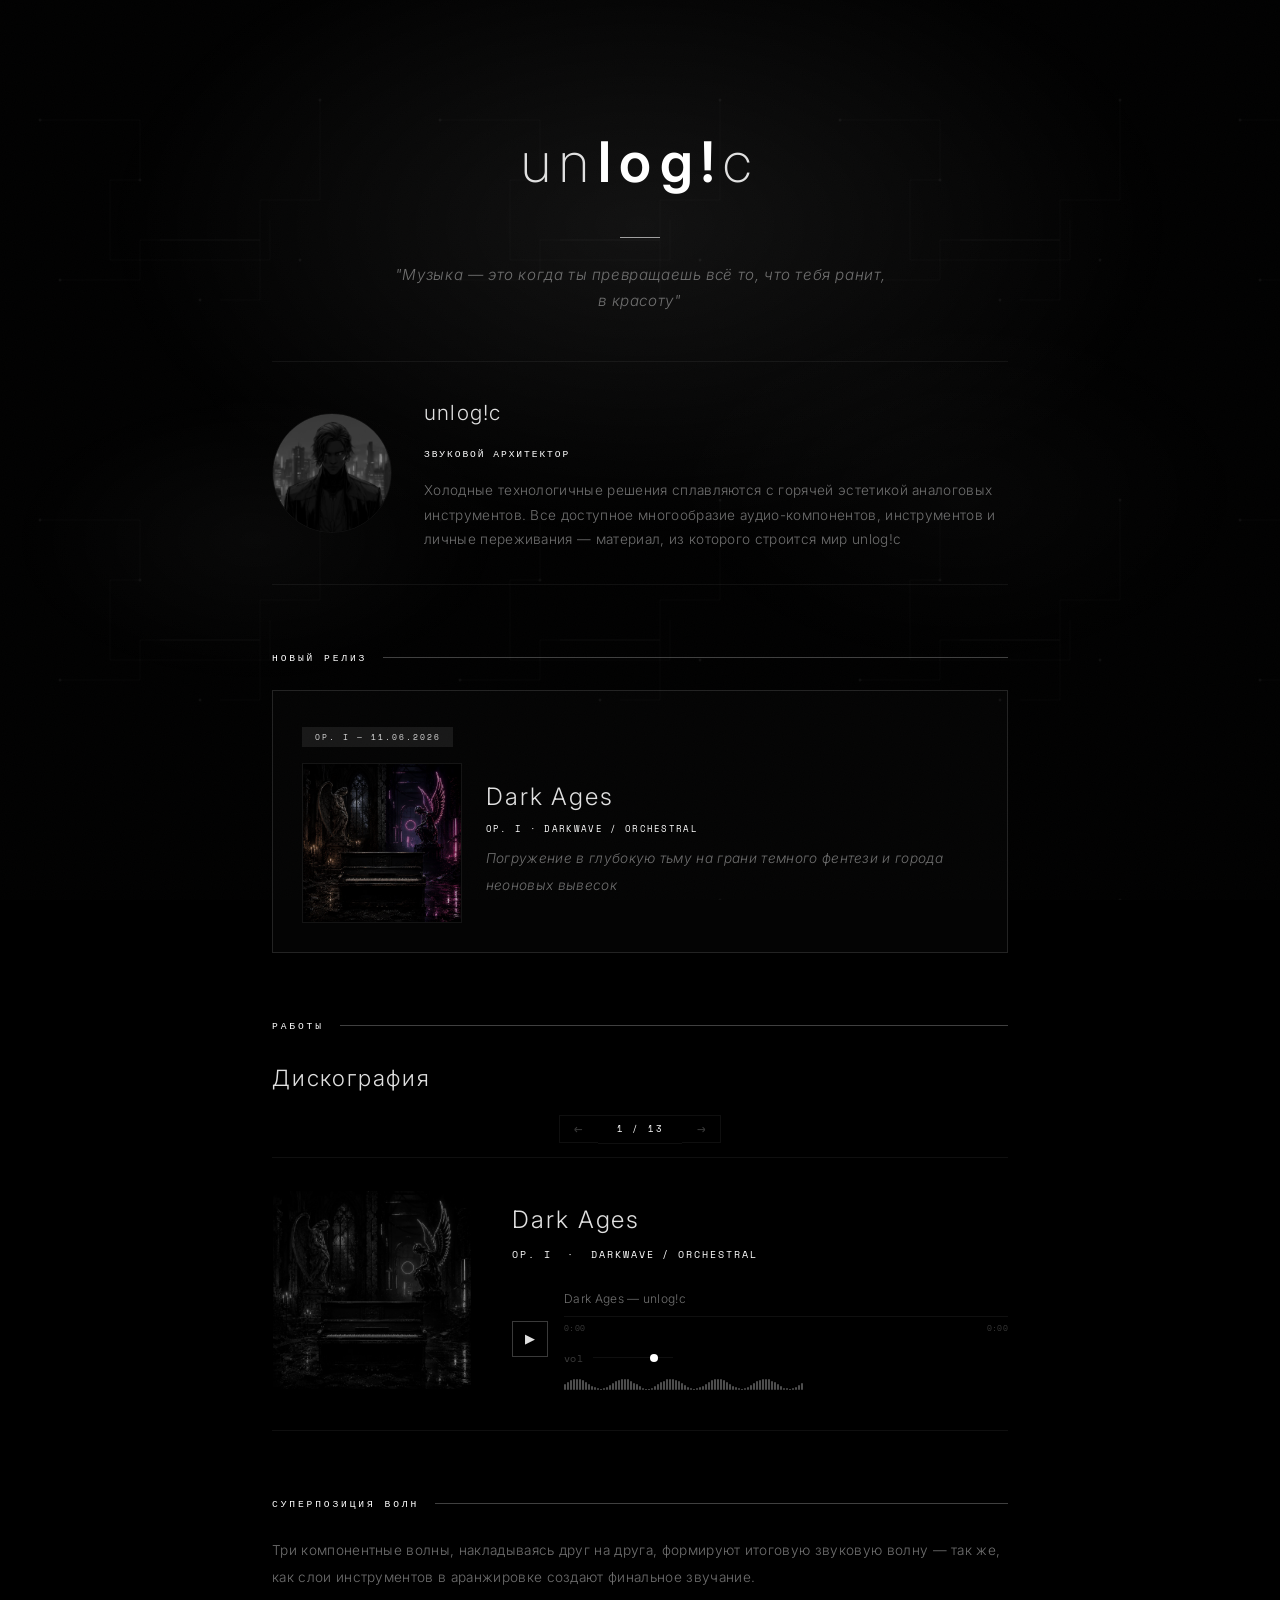
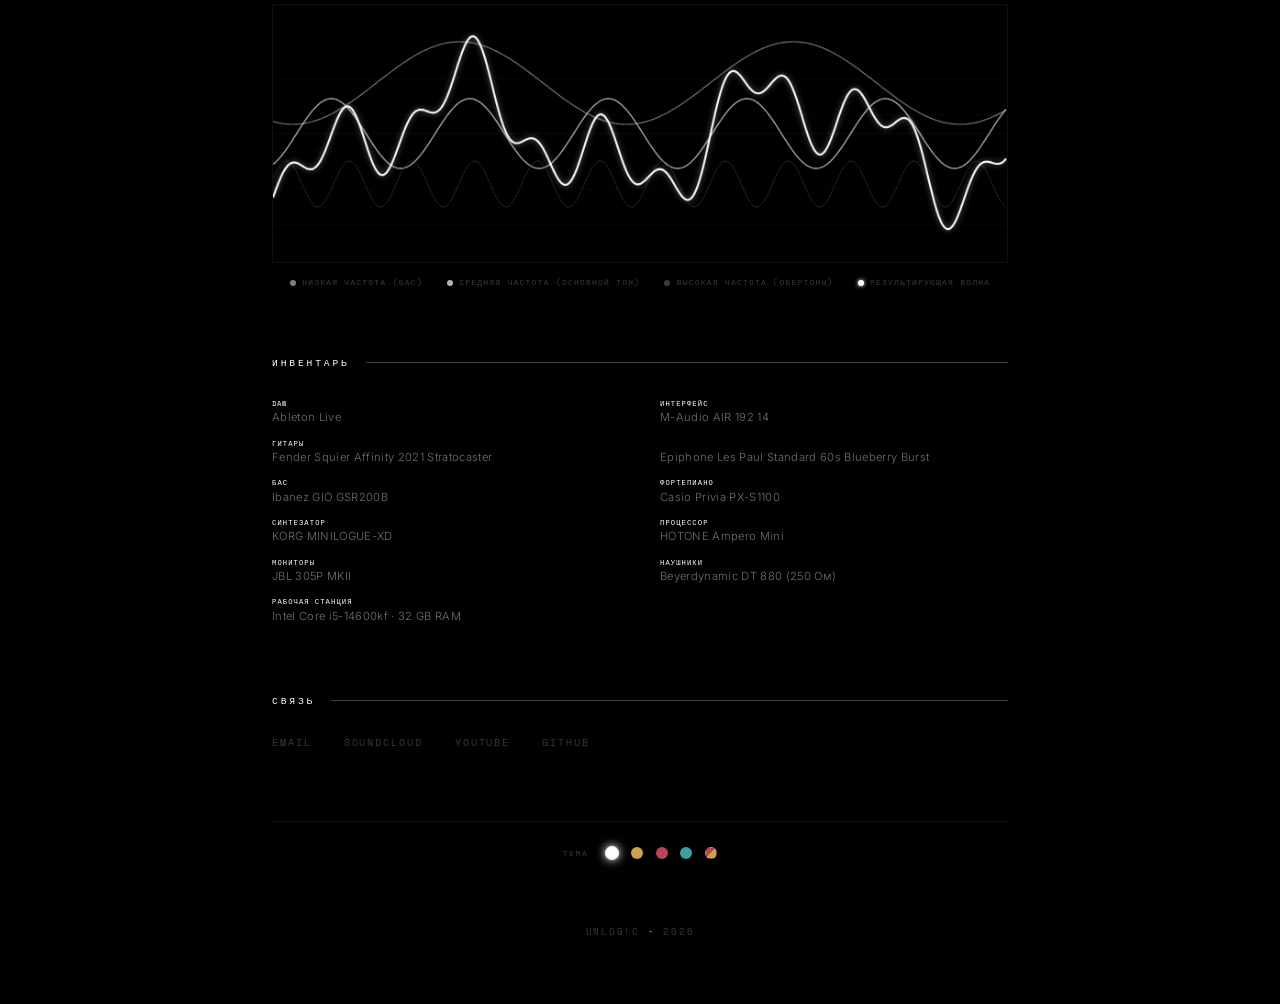
<file: index.html>
<!DOCTYPE html>
<html lang="ru">
<head>
<meta charset="UTF-8">
<meta name="viewport" content="width=device-width, initial-scale=1.0">
<title>unlog!c</title>
<link rel="icon" type="image/x-icon" href="favicon.png">
<link rel="preconnect" href="https://fonts.googleapis.com">
<link rel="preconnect" href="https://fonts.gstatic.com" crossorigin>
<link rel="stylesheet" href="https://fonts.googleapis.com/css2?family=Inter:wght@200;300;400;500;600&family=Space+Mono:wght@400;700&display=swap">
<link rel="stylesheet" href="css/style.css">
</head>
<body>
  <div class="circuit-trace"></div>
  <div class="container">

    <!-- HERO -->
    <header class="hero">
      <h1>un<span>log!</span>c</h1>
      <div class="hero-divider"></div>
      <p class="hero-quote">
        "Музыка — это когда ты превращаешь всё то, что тебя ранит, в красоту"
      </p>
    </header>

    <!-- PROFILE -->
    <section class="profile-section">
      <div class="profile-img-container">
        <img src="images/Profile.webp" alt="unlog!c" class="profile-img" loading="lazy">
      </div>
      <div class="profile-text">
        <h3>unlog!c</h3>
        <span class="profile-role">звуковой архитектор</span>
        <p>
          Холодные технологичные решения сплавляются с горячей эстетикой аналоговых инструментов. Все доступное многообразие аудио-компонентов, инструментов и личные переживания — материал, из которого строится мир unlog!c
        </p>
      </div>
    </section>

    <!-- NEW RELEASE -->
    <section class="section">
      <div class="section-label">новый релиз</div>
      <div class="new-release">
        <span class="new-release-badge">op. i — 11.06.2026</span>
        <div class="new-release-inner">
          <img src="images/Dark Ages Cover.webp" alt="Dark Ages Cover" class="new-release-cover" loading="lazy">
          <div class="new-release-info">
            <h3>Dark Ages</h3>
            <span class="new-release-meta">op. i · darkwave / orchestral</span>
            <p class="new-release-desc">Погружение в глубокую тьму на грани темного фентези и города неоновых вывесок</p>
          </div>
        </div>
      </div>
    </section>

    <!-- WORKS CAROUSEL -->
    <section class="section">
      <div class="section-label">работы</div>
      <h2>Дискография</h2>

      <div class="carousel-nav">
        <button class="carousel-arrow carousel-arrow-left" id="carouselPrev" aria-label="Предыдущий трек">←</button>
        <span class="carousel-indicator" id="carouselIndicator">1 / 13</span>
        <button class="carousel-arrow carousel-arrow-right" id="carouselNext" aria-label="Следующий трек">→</button>
      </div>

      <div class="work-card" id="workCard">
        <div class="work-cover-container">
          <img src="images/Dark Ages Cover.webp" alt="Cover" class="work-cover" id="workCover" loading="lazy">
        </div>
        <div class="work-info">
          <h3 id="workTitle">Dark Ages</h3>
          <div class="work-meta" id="workMeta">op. I &nbsp;·&nbsp; darkwave / orchestral</div>

          <div class="minimal-player">
            <button class="play-btn-mini" id="playBtn" onclick="togglePlay()" aria-label="Play/Pause">▶</button>
            <div class="player-info">
              <div class="player-track-name" id="trackName">Dark Ages — unlog!c</div>
              <div class="mini-progress" id="miniProgress">
                <div class="mini-progress-fill" id="miniProgressFill"></div>
              </div>
              <div class="player-times">
                <span class="time-cur" id="timeCur">0:00</span>
                <span class="time-dur" id="timeDur">0:00</span>
              </div>
              <div class="volume-row">
                <span class="volume-icon">vol</span>
                <input type="range" class="volume-slider" id="volumeSlider" min="0" max="100" value="80" oninput="setVolume(this.value)">
              </div>
              <div class="mini-waveform" id="miniWaveform"></div>
            </div>
          </div>
        </div>
      </div>
    </section>

    <!-- WAVE SUPERPOSITION VIZ -->
    <section class="section">
      <div class="section-label">суперпозиция волн</div>
      <p>
        Три компонентные волны, накладываясь друг на друга, формируют итоговую звуковую волну —
        так же, как слои инструментов в аранжировке создают финальное звучание.
      </p>
      <div class="wave-viz-container">
        <canvas id="waveCanvas" width="800" height="280"></canvas>
      </div>
      <div class="wave-legend">
        <div class="wave-legend-item">
          <span class="wave-legend-dot" style="background:var(--accent-secondary);opacity:0.5;"></span>
          низкая частота (бас)
        </div>
        <div class="wave-legend-item">
          <span class="wave-legend-dot" style="background:var(--accent);opacity:0.7;"></span>
          средняя частота (основной тон)
        </div>
        <div class="wave-legend-item">
          <span class="wave-legend-dot" style="background:var(--text-dim);"></span>
          высокая частота (обертоны)
        </div>
        <div class="wave-legend-item">
          <span class="wave-legend-dot" style="background:var(--accent);box-shadow:0 0 4px var(--accent);"></span>
          результирующая волна
        </div>
      </div>
    </section>

    <!-- INVENTORY -->
    <section class="section">
      <div class="section-label">инвентарь</div>
      <div class="inventory-list">
        <div class="inventory-item">
          <span class="inventory-cat">DAW</span>
          <span class="inventory-model">Ableton Live</span>
        </div>
        <div class="inventory-item">
          <span class="inventory-cat">Интерфейс</span>
          <span class="inventory-model">M-Audio AIR 192 14</span>
        </div>
        <div class="inventory-item">
          <span class="inventory-cat">Гитары</span>
          <span class="inventory-model">Fender Squier Affinity 2021 Stratocaster</span>
        </div>
        <div class="inventory-item">
          <span class="inventory-cat">&nbsp;</span>
          <span class="inventory-model">Epiphone Les Paul Standard 60s Blueberry Burst</span>
        </div>
        <div class="inventory-item">
          <span class="inventory-cat">Бас</span>
          <span class="inventory-model">Ibanez GIO GSR200B</span>
        </div>
        <div class="inventory-item">
          <span class="inventory-cat">Фортепиано</span>
          <span class="inventory-model">Casio Privia PX-S1100</span>
        </div>
        <div class="inventory-item">
          <span class="inventory-cat">Синтезатор</span>
          <span class="inventory-model">KORG MINILOGUE-XD</span>
        </div>
        <div class="inventory-item">
          <span class="inventory-cat">Процессор</span>
          <span class="inventory-model">HOTONE Ampero Mini</span>
        </div>
        <div class="inventory-item">
          <span class="inventory-cat">Мониторы</span>
          <span class="inventory-model">JBL 305P MKII</span>
        </div>
        <div class="inventory-item">
          <span class="inventory-cat">Наушники</span>
          <span class="inventory-model">Beyerdynamic DT 880 (250 Ом)</span>
        </div>
        <div class="inventory-item">
          <span class="inventory-cat">Рабочая станция</span>
          <span class="inventory-model">Intel Core i5-14600kf · 32 GB RAM</span>
        </div>
      </div>
    </section>

    <!-- CONTACTS -->
    <section class="section">
      <div class="section-label">связь</div>
      <div class="contacts-row">
        <a href="mailto:selv.post@gmail.com" class="contact-link">email</a>
        <a href="https://soundcloud.com/unlog-c?utm_source=clipboard&utm_medium=text&utm_campaign=social_sharing" class="contact-link">soundcloud</a>
        <a href="https://www.youtube.com/@unlogic-sound" class="contact-link">youtube</a>
        <a href="https://github.com/selvnv" class="contact-link">github</a>
      </div>
    </section>

    <!-- THEME SWITCHER -->
    <div class="theme-switcher">
      <span class="theme-switcher-label">тема</span>
      <span class="theme-dot theme-dot-default active" data-theme="" title="Default (white)"></span>
      <span class="theme-dot theme-dot-gold" data-theme="theme-gold" title="Gold — оркестровое тепло"></span>
      <span class="theme-dot theme-dot-crimson" data-theme="theme-crimson" title="Crimson — алая рана"></span>
      <span class="theme-dot theme-dot-teal" data-theme="theme-teal" title="Teal — техно-бирюза"></span>
      <span class="theme-dot theme-dot-duo" data-theme="theme-duo" title="Duo — crimson + gold"></span>
    </div>

    <!-- FOOTER -->
    <footer class="page-footer">
      unlog!c <span class="dot">·</span> 2026<br>
    </footer>
  </div>

  <audio id="player" preload="none" style="display:none;"></audio>

<script src="js/main.js" defer></script>
</body>
</html>
</file>
<file: css/style.css>
*, *::before, *::after { box-sizing: border-box; margin: 0; padding: 0; }

  /* ============================================
     BASE VARIABLES (default = white / no accent)
     ============================================ */
  :root {
    --bg: #000000;
    --text-primary: #e0e0e0;
    --text-secondary: #707070;
    --text-dim: #3a3a3a;
    --border: rgba(255,255,255,0.06);
    --hover-bg: rgba(255,255,255,0.04);
    --accent: #ffffff;
    --accent-rgb: 255,255,255;
    --accent-secondary: #ffffff;
    --accent-secondary-rgb: 255,255,255;
    --glow-color-1: rgba(255,255,255,0.07);
    --glow-color-2: rgba(255,255,255,0.03);
    --glow-color-3: rgba(255,255,255,0.025);
    --badge-bg: rgba(255,255,255,0.08);
    --badge-text: var(--text-primary);
  }

  /* ---- THEME: Gold (оркестровое тепло) ---- */
  .theme-gold {
    --accent: #c9a44b;
    --accent-rgb: 201,164,75;
    --accent-secondary: #c9a44b;
    --accent-secondary-rgb: 201,164,75;
    --glow-color-1: rgba(201,164,75,0.09);
    --glow-color-2: rgba(201,164,75,0.04);
    --glow-color-3: rgba(201,164,75,0.03);
    --badge-bg: rgba(201,164,75,0.12);
    --badge-text: #d4b65a;
  }

  /* ---- THEME: Crimson (dark fantasy / алая рана) ---- */
  .theme-crimson {
    --accent: #b8455a;
    --accent-rgb: 184,69,90;
    --accent-secondary: #b8455a;
    --accent-secondary-rgb: 184,69,90;
    --glow-color-1: rgba(184,69,90,0.09);
    --glow-color-2: rgba(184,69,90,0.04);
    --glow-color-3: rgba(184,69,90,0.03);
    --badge-bg: rgba(184,69,90,0.14);
    --badge-text: #d47080;
  }

  /* ---- THEME: Teal (техно-бирюза / cyberpunk) ---- */
  .theme-teal {
    --accent: #3d9e9e;
    --accent-rgb: 61,158,158;
    --accent-secondary: #3d9e9e;
    --accent-secondary-rgb: 61,158,158;
    --glow-color-1: rgba(61,158,158,0.09);
    --glow-color-2: rgba(61,158,158,0.04);
    --glow-color-3: rgba(61,158,158,0.03);
    --badge-bg: rgba(61,158,158,0.12);
    --badge-text: #5cc0c0;
  }

  /* ---- THEME: Duo (Crimson + Gold) ---- */
  .theme-duo {
    --accent: #b8455a;
    --accent-rgb: 184,69,90;
    --accent-secondary: #c9a44b;
    --accent-secondary-rgb: 201,164,75;
    --glow-color-1: rgba(184,69,90,0.07);
    --glow-color-2: rgba(201,164,75,0.04);
    --glow-color-3: rgba(184,69,90,0.03);
    --badge-bg: rgba(184,69,90,0.14);
    --badge-text: #d47080;
  }

  body {
    background: var(--bg);
    color: var(--text-secondary);
    font-family: 'Inter', sans-serif;
    min-height: 100vh;
    line-height: 1.8;
    font-weight: 300;
    letter-spacing: 0.02em;
    overflow-x: hidden;
  }

  /* Ambient radial glow — slow breathing pulse */
  body::after {
    content: '';
    position: fixed;
    inset: 0;
    background:
      radial-gradient(ellipse 60% 50% at 50% 25%, var(--glow-color-1) 0%, transparent 70%),
      radial-gradient(ellipse 30% 25% at 20% 60%, var(--glow-color-2) 0%, transparent 65%),
      radial-gradient(ellipse 35% 30% at 75% 55%, var(--glow-color-3) 0%, transparent 65%);
    pointer-events: none;
    z-index: 0;
    animation: ambientBreath 14s ease-in-out infinite;
  }

  @keyframes ambientBreath {
    0%, 100% { opacity: 0.6; }
    33% { opacity: 1; }
    66% { opacity: 0.5; }
  }

  /* Ultra-subtle grain texture */
  body::before {
    content: '';
    position: fixed;
    inset: 0;
    background-image: url("data:image/svg+xml,%3Csvg viewBox='0 0 256 256' xmlns='http://www.w3.org/2000/svg'%3E%3Cfilter id='n'%3E%3CfeTurbulence type='fractalNoise' baseFrequency='0.9' numOctaves='4' stitchTiles='stitch'/%3E%3C/filter%3E%3Crect width='100%25' height='100%25' filter='url(%23n)' opacity='0.015'/%3E%3C/svg%3E");
    background-size: 256px 256px;
    pointer-events: none;
    z-index: 0;
  }

  /* Minimalist circuit trace — subtle geometric lines */
  .circuit-trace {
    position: fixed;
    inset: 0;
    pointer-events: none;
    z-index: 1;
    opacity: 0.05;
    background-image:
      url("data:image/svg+xml,%3Csvg width='400' height='400' viewBox='0 0 400 400' xmlns='http://www.w3.org/2000/svg'%3E%3Cpath d='M40 120 h100 v60 h-30 v80 h160 v-40' stroke='white' fill='none' stroke-width='0.5' /%3E%3Cpath d='M320 100 v100 h-60 v40 h-100' stroke='white' fill='none' stroke-width='0.5' /%3E%3Cpath d='M60 280 h80 v-40 h120 v60 h-40' stroke='white' fill='none' stroke-width='0.5' /%3E%3Ccircle cx='40' cy='120' r='1.5' fill='white' /%3E%3Ccircle cx='140' cy='180' r='1.5' fill='white' /%3E%3Ccircle cx='300' cy='260' r='1.5' fill='white' /%3E%3Ccircle cx='320' cy='100' r='1.5' fill='white' /%3E%3Ccircle cx='200' cy='300' r='1.5' fill='white' /%3E%3Ccircle cx='60' cy='280' r='1.5' fill='white' /%3E%3C/svg%3E");
    background-size: 400px 400px;
  }

  .container {
    position: relative;
    z-index: 2;
    max-width: 800px;
    margin: 0 auto;
    padding: 4rem 2rem;
    min-height: 100vh;
  }

  /* ========== HERO ========== */
  .hero {
    text-align: center;
    padding: 3rem 0 3rem;
    position: relative;
  }

  .hero h1 {
    font-family: 'Inter', sans-serif;
    font-size: 3.5rem;
    font-weight: 200;
    color: var(--text-primary);
    letter-spacing: 0.15em;
    text-transform: lowercase;
    margin-bottom: 1.5rem;
  }

  .hero h1 span {
    font-weight: 600;
    color: var(--accent);
  }

  .hero-divider {
    width: 40px;
    height: 1px;
    background: var(--accent);
    margin: 0 auto 1.5rem;
    opacity: 0.6;
  }

  .hero-quote {
    font-size: 0.95rem;
    color: var(--text-secondary);
    font-weight: 300;
    font-style: italic;
    max-width: 500px;
    margin: 0 auto;
    line-height: 1.7;
    letter-spacing: 0.04em;
  }

  /* ========== PROFILE ========== */
  .profile-section {
    display: flex;
    align-items: center;
    gap: 2rem;
    margin-bottom: 4rem;
    padding: 2rem 0;
    border-top: 1px solid var(--border);
    border-bottom: 1px solid var(--border);
  }

  .profile-img-container {
    flex-shrink: 0;
    width: 120px;
    height: 120px;
    border-radius: 50%;
    overflow: hidden;
    border: 1px solid var(--border);
    filter: grayscale(1) brightness(0.7);
    transition: all 0.6s ease;
  }
  .profile-img-container:hover {
    filter: grayscale(0.6) brightness(0.9);
    border-color: var(--accent);
  }

  .profile-img {
    width: 100%;
    height: 100%;
    object-fit: cover;
  }

  .profile-text h3 {
    font-family: 'Inter', sans-serif;
    font-size: 1.3rem;
    font-weight: 300;
    color: var(--text-primary);
    letter-spacing: 0.06em;
    margin-bottom: 0.3rem;
  }

  .profile-text .profile-role {
    font-family: 'Space Mono', monospace;
    font-size: 0.6rem;
    color: var(--accent);
    text-transform: uppercase;
    letter-spacing: 0.2em;
  }

  .profile-text p {
    font-size: 0.85rem;
    color: var(--text-secondary);
    margin-top: 0.8rem;
    line-height: 1.8;
  }

  /* ========== SECTION ========== */
  .section {
    margin-bottom: 4rem;
    position: relative;
  }

  .section-label {
    font-family: 'Space Mono', monospace;
    font-size: 0.6rem;
    color: var(--accent);
    text-transform: uppercase;
    letter-spacing: 0.3em;
    margin-bottom: 1.5rem;
    display: flex;
    align-items: center;
    gap: 1rem;
  }

  .section-label::after {
    content: '';
    flex: 1;
    height: 1px;
    background: var(--accent);
    opacity: 0.25;
  }

  .section h2 {
    font-family: 'Inter', sans-serif;
    font-size: 1.4rem;
    font-weight: 300;
    color: var(--text-primary);
    letter-spacing: 0.08em;
    margin-bottom: 1rem;
  }

  .section p {
    font-size: 0.85rem;
    color: var(--text-secondary);
    line-height: 2;
    margin-bottom: 0.8rem;
    font-weight: 300;
  }

  .section .accent {
    color: var(--accent);
    font-weight: 400;
  }

  /* ========== NEW RELEASE HIGHLIGHT ========== */
  .new-release {
    border: 1px solid rgba(255,255,255,0.12);
    padding: 1.8rem;
    margin-bottom: 2rem;
    position: relative;
    background: rgba(255,255,255,0.015);
  }

  .new-release-badge {
    font-family: 'Space Mono', monospace;
    font-size: 0.5rem;
    color: var(--badge-text);
    background: var(--badge-bg);
    text-transform: uppercase;
    letter-spacing: 0.25em;
    padding: 0.2rem 0.8rem;
    display: inline-block;
    margin-bottom: 1rem;
  }

  .new-release-inner {
    display: grid;
    grid-template-columns: 160px 1fr;
    gap: 1.5rem;
  }

  .new-release-cover {
    width: 160px;
    height: 160px;
    object-fit: cover;
    filter: grayscale(0.3) brightness(0.8);
    transition: all 0.6s ease;
    border: 1px solid rgba(255,255,255,0.08);
  }
  .new-release:hover .new-release-cover {
    filter: grayscale(0) brightness(1);
    border-color: var(--accent);
  }

  .new-release-info {
    display: flex;
    flex-direction: column;
    justify-content: center;
  }

  .new-release-info h3 {
    font-family: 'Inter', sans-serif;
    font-size: 1.5rem;
    font-weight: 300;
    color: var(--text-primary);
    letter-spacing: 0.08em;
    margin-bottom: 0.2rem;
  }

  .new-release-meta {
    font-family: 'Space Mono', monospace;
    font-size: 0.55rem;
    color: var(--accent-secondary);
    text-transform: uppercase;
    letter-spacing: 0.15em;
    margin-bottom: 0.5rem;
  }

  .new-release-desc {
    font-size: 0.8rem;
    color: var(--text-secondary);
    font-style: italic;
    margin-bottom: 0.6rem;
  }

  /* ========== WORK CAROUSEL ========== */
  .work-card {
    display: grid;
    grid-template-columns: 200px 1fr;
    gap: 2.5rem;
    padding: 2rem 0;
    border-top: 1px solid var(--border);
    border-bottom: 1px solid var(--border);
  }

  .work-cover-container {
    position: relative;
  }

  .work-cover {
    width: 200px;
    height: 200px;
    object-fit: cover;
    filter: grayscale(1) brightness(0.6);
    transition: all 0.6s ease;
    border: 1px solid transparent;
  }
  .work-card:hover .work-cover {
    filter: grayscale(0.5) brightness(0.85);
    border-color: var(--accent);
  }

  .work-info {
    display: flex;
    flex-direction: column;
    justify-content: center;
  }

  .work-info h3 {
    font-family: 'Inter', sans-serif;
    font-size: 1.5rem;
    font-weight: 300;
    color: var(--text-primary);
    letter-spacing: 0.08em;
    margin-bottom: 0.3rem;
  }

  .work-meta {
    font-family: 'Space Mono', monospace;
    font-size: 0.6rem;
    color: var(--accent-secondary);
    text-transform: uppercase;
    letter-spacing: 0.2em;
    margin-bottom: 1.5rem;
  }

  /* Carousel navigation */
  .carousel-nav {
    display: flex;
    align-items: center;
    justify-content: center;
    gap: 0;
    margin-bottom: 0.8rem;
  }
  .carousel-arrow {
    font-family: 'Space Mono', monospace;
    font-size: 0.9rem;
    color: var(--text-dim);
    background: none;
    border: 1px solid var(--border);
    padding: 0.35rem 0.9rem;
    cursor: pointer;
    transition: all 0.3s ease;
    line-height: 1;
    user-select: none;
  }
  .carousel-arrow:hover {
    color: var(--accent);
    border-color: var(--accent);
    background: var(--hover-bg);
  }
  .carousel-arrow:active {
    color: var(--accent);
    background: rgba(255,255,255,0.06);
  }
  .carousel-arrow-left {
    border-right: none;
  }
  .carousel-arrow-right {
    border-left: none;
  }
  .carousel-indicator {
    font-family: 'Space Mono', monospace;
    font-size: 0.55rem;
    color: var(--accent);
    letter-spacing: 0.2em;
    text-transform: uppercase;
    padding: 0.35rem 1.2rem;
    border-top: 1px solid var(--border);
    border-bottom: 1px solid var(--border);
    user-select: none;
  }

  /* Minimal player */
  .minimal-player {
    display: flex;
    align-items: center;
    gap: 1rem;
  }

  .play-btn-mini {
    width: 36px;
    height: 36px;
    border: 1px solid var(--text-dim);
    background: none;
    cursor: pointer;
    color: var(--text-primary);
    font-size: 0.8rem;
    display: flex;
    align-items: center;
    justify-content: center;
    transition: all 0.3s ease;
    flex-shrink: 0;
  }
  .play-btn-mini:hover {
    border-color: var(--accent);
    color: var(--accent);
    background: var(--hover-bg);
  }

  .player-info {
    flex: 1;
    min-width: 0;
  }

  .player-track-name {
    font-size: 0.75rem;
    color: var(--text-secondary);
    font-weight: 300;
    margin-bottom: 0.4rem;
  }

  .mini-progress {
    height: 1px;
    background: var(--border);
    cursor: pointer;
    position: relative;
  }
  .mini-progress-fill {
    height: 100%;
    background: var(--accent);
    width: 0%;
    transition: width 0.1s linear;
  }

  .player-times {
    display: flex;
    justify-content: space-between;
    font-family: 'Space Mono', monospace;
    font-size: 0.5rem;
    color: var(--text-dim);
    margin-top: 0.3rem;
  }

  /* Volume control */
  .volume-row {
    display: flex;
    align-items: center;
    gap: 0.6rem;
    margin-top: 0.8rem;
  }
  .volume-icon {
    font-size: 0.65rem;
    color: var(--text-dim);
    font-family: 'Space Mono', monospace;
    flex-shrink: 0;
  }
  .volume-slider {
    -webkit-appearance: none;
    appearance: none;
    width: 80px;
    height: 1px;
    background: var(--border);
    outline: none;
    cursor: pointer;
  }
  .volume-slider::-webkit-slider-thumb {
    -webkit-appearance: none;
    appearance: none;
    width: 8px;
    height: 8px;
    border-radius: 50%;
    background: var(--accent);
    cursor: pointer;
    transition: background 0.2s;
  }
  .volume-slider::-webkit-slider-thumb:hover {
    background: var(--text-primary);
  }
  .volume-slider::-moz-range-thumb {
    width: 8px;
    height: 8px;
    border-radius: 50%;
    background: var(--accent);
    border: none;
    cursor: pointer;
  }

  /* Subtle waveform visualizer */
  .mini-waveform {
    display: flex;
    align-items: flex-end;
    gap: 1px;
    height: 16px;
    margin-top: 0.4rem;
    opacity: 0.3;
  }
  .mini-waveform .mw-bar {
    width: 2px;
    background: var(--accent);
    transition: height 0.08s ease;
    min-height: 1px;
    border-radius: 1px;
  }

  /* ========== INVENTORY ========== */
  .inventory-list {
    display: grid;
    grid-template-columns: repeat(2, 1fr);
    gap: 0.3rem 2.5rem;
  }
  .inventory-item {
    display: flex;
    flex-direction: column;
    padding: 0.25rem 0;
    border-bottom: none;
  }
  .inventory-cat {
    font-family: 'Space Mono', monospace;
    font-size: 0.45rem;
    color: var(--accent);
    text-transform: uppercase;
    letter-spacing: 0.15em;
    line-height: 1.4;
    padding-top: 0;
  }
  .inventory-model {
    font-size: 0.7rem;
    color: var(--text-secondary);
    font-weight: 300;
    letter-spacing: 0.03em;
    line-height: 1.5;
  }

  /* ========== WAVE SUPERPOSITION VIZ ========== */
  .wave-viz-container {
    position: relative;
    width: 100%;
    border: 1px solid var(--border);
    overflow: hidden;
  }
  .wave-viz-container canvas {
    display: block;
    width: 100%;
    height: auto;
  }
  .wave-legend {
    display: flex;
    flex-wrap: wrap;
    gap: 1.5rem;
    margin-top: 0.8rem;
    justify-content: center;
  }
  .wave-legend-item {
    display: flex;
    align-items: center;
    gap: 0.4rem;
    font-family: 'Space Mono', monospace;
    font-size: 0.5rem;
    color: var(--text-dim);
    text-transform: uppercase;
    letter-spacing: 0.15em;
  }
  .wave-legend-dot {
    width: 6px;
    height: 6px;
    border-radius: 50%;
    flex-shrink: 0;
  }

  /* ========== CONTACTS ========== */
  .contacts-row {
    display: flex;
    flex-wrap: wrap;
    gap: 2rem;
  }
  .contact-link {
    font-family: 'Space Mono', monospace;
    font-size: 0.6rem;
    color: var(--text-dim);
    text-decoration: none;
    letter-spacing: 0.2em;
    text-transform: uppercase;
    transition: border-color 0.3s, color 0.3s;
    position: relative;
    padding-bottom: 0.3rem;
    border-bottom: 1px solid transparent;
  }
  .contact-link:hover {
    color: var(--accent);
    border-bottom-color: var(--accent);
  }

  /* ========== THEME SWITCHER ========== */
  .theme-switcher {
    display: flex;
    align-items: center;
    justify-content: center;
    gap: 0.8rem;
    margin-top: 4rem;
    padding-top: 1.5rem;
    border-top: 1px solid var(--border);
  }
  .theme-switcher-label {
    font-family: 'Space Mono', monospace;
    font-size: 0.5rem;
    color: var(--text-dim);
    text-transform: uppercase;
    letter-spacing: 0.2em;
    margin-right: 0.3rem;
  }
  .theme-dot {
    width: 12px;
    height: 12px;
    border-radius: 50%;
    cursor: pointer;
    border: 1px solid transparent;
    transition: all 0.3s ease;
    position: relative;
  }
  .theme-dot:hover {
    transform: scale(1.3);
  }
  .theme-dot.active {
    border-color: var(--text-primary);
    transform: scale(1.2);
    box-shadow: 0 0 8px var(--accent);
  }
  .theme-dot-default {
    background: #ffffff;
  }
  .theme-dot-gold {
    background: #c9a44b;
  }
  .theme-dot-crimson {
    background: #b8455a;
  }
  .theme-dot-teal {
    background: #3d9e9e;
  }
  .theme-dot-duo {
    background: linear-gradient(135deg, #b8455a 50%, #c9a44b 50%);
  }

  /* ========== FOOTER ========== */
  .page-footer {
    margin-top: 2rem;
    padding-top: 2rem;
    text-align: center;
    font-family: 'Space Mono', monospace;
    font-size: 0.55rem;
    color: var(--text-dim);
    letter-spacing: 0.2em;
    text-transform: uppercase;
  }
  .page-footer .dot {
    color: var(--accent);
  }

  .back-link {
    display: inline-block;
    margin-top: 1.5rem;
    font-family: 'Space Mono', monospace;
    font-size: 0.55rem;
    color: var(--text-dim);
    text-decoration: none;
    letter-spacing: 0.2em;
    text-transform: uppercase;
    transition: color 0.3s;
    border-bottom: 1px solid transparent;
    padding-bottom: 0.2rem;
  }
  .back-link:hover {
    color: var(--accent);
    border-bottom-color: var(--accent);
  }

  @media (max-width: 650px) {
    .container { padding: 2rem 1.5rem; }
    .hero h1 { font-size: 2.2rem; }
    .profile-section { flex-direction: column; text-align: center; }
    .work-card { grid-template-columns: 1fr; gap: 1.5rem; }
    .work-cover { width: 100%; height: auto; max-width: 250px; }
    .new-release-inner { grid-template-columns: 1fr; }
    .new-release-cover { width: 100%; height: auto; max-width: 200px; }
    .carousel-nav { justify-content: center; }
    .inventory-list { grid-template-columns: 1fr; }
  }
</file>
